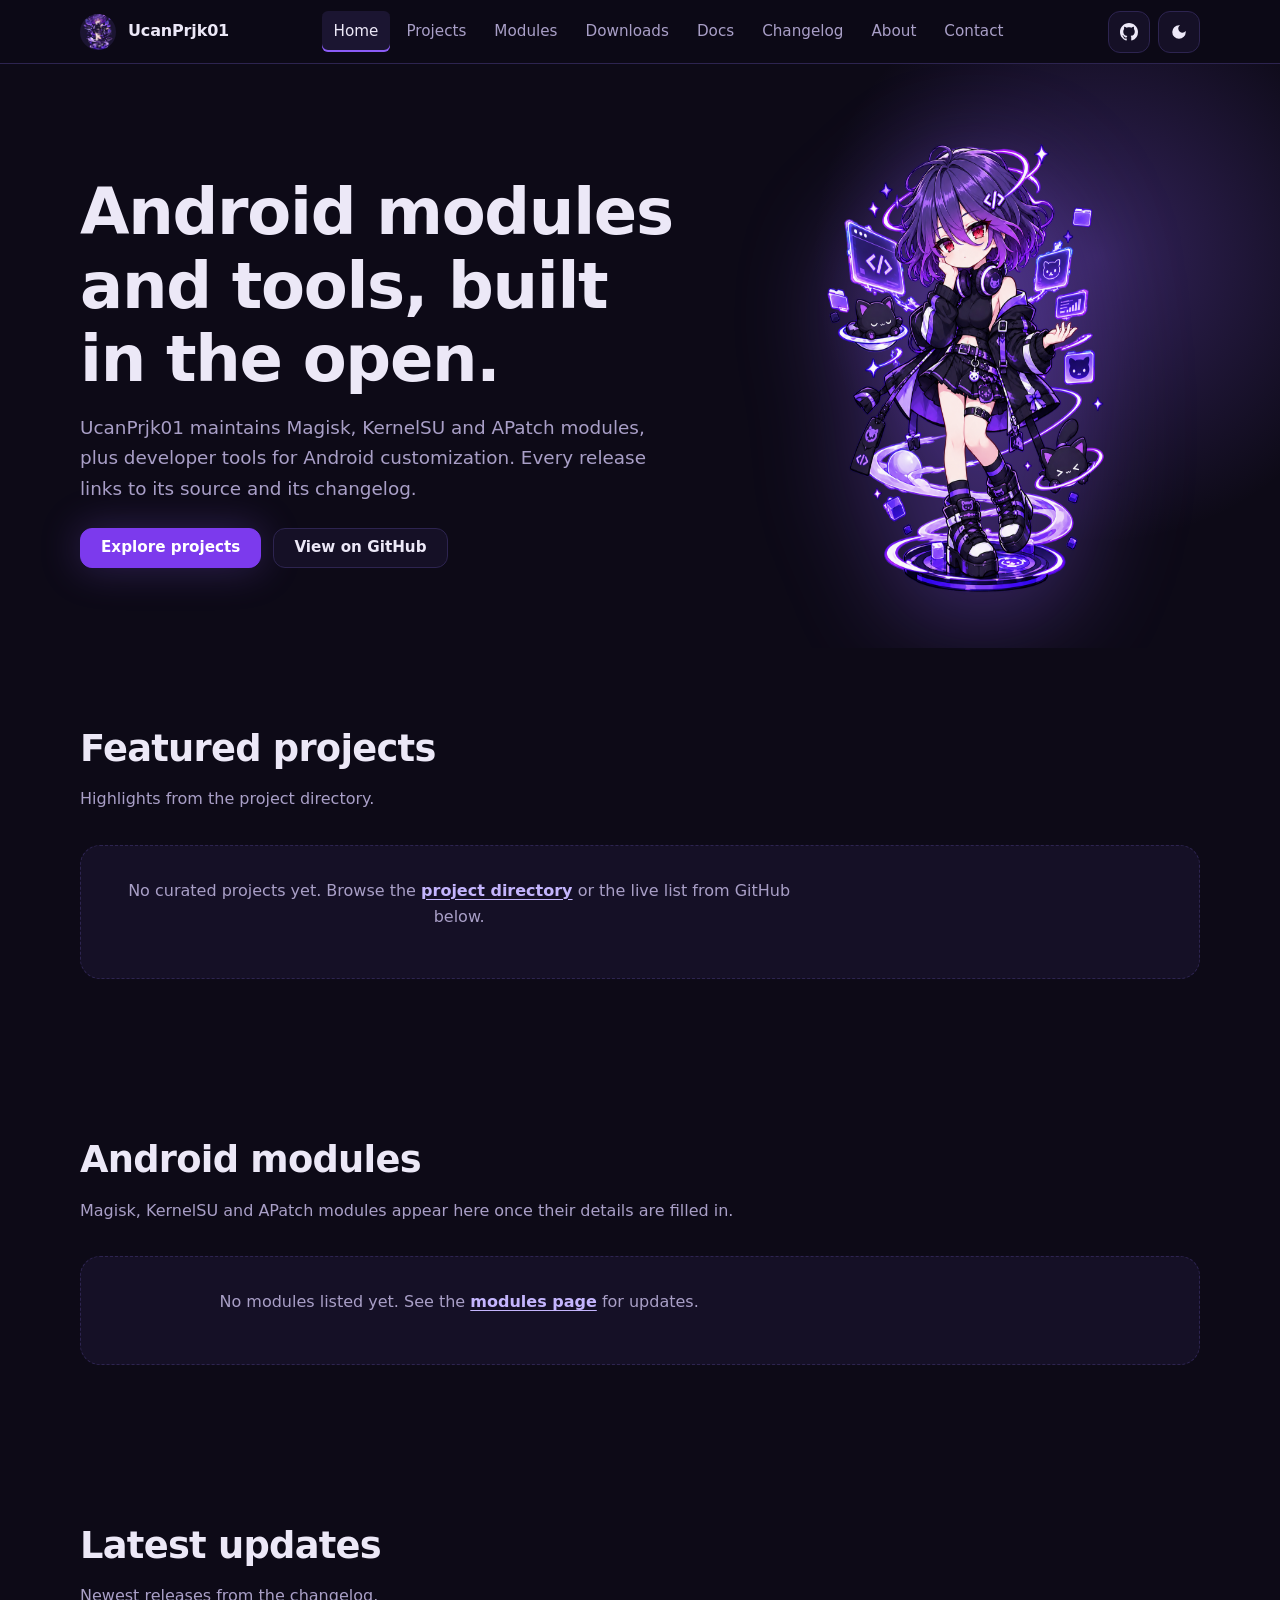
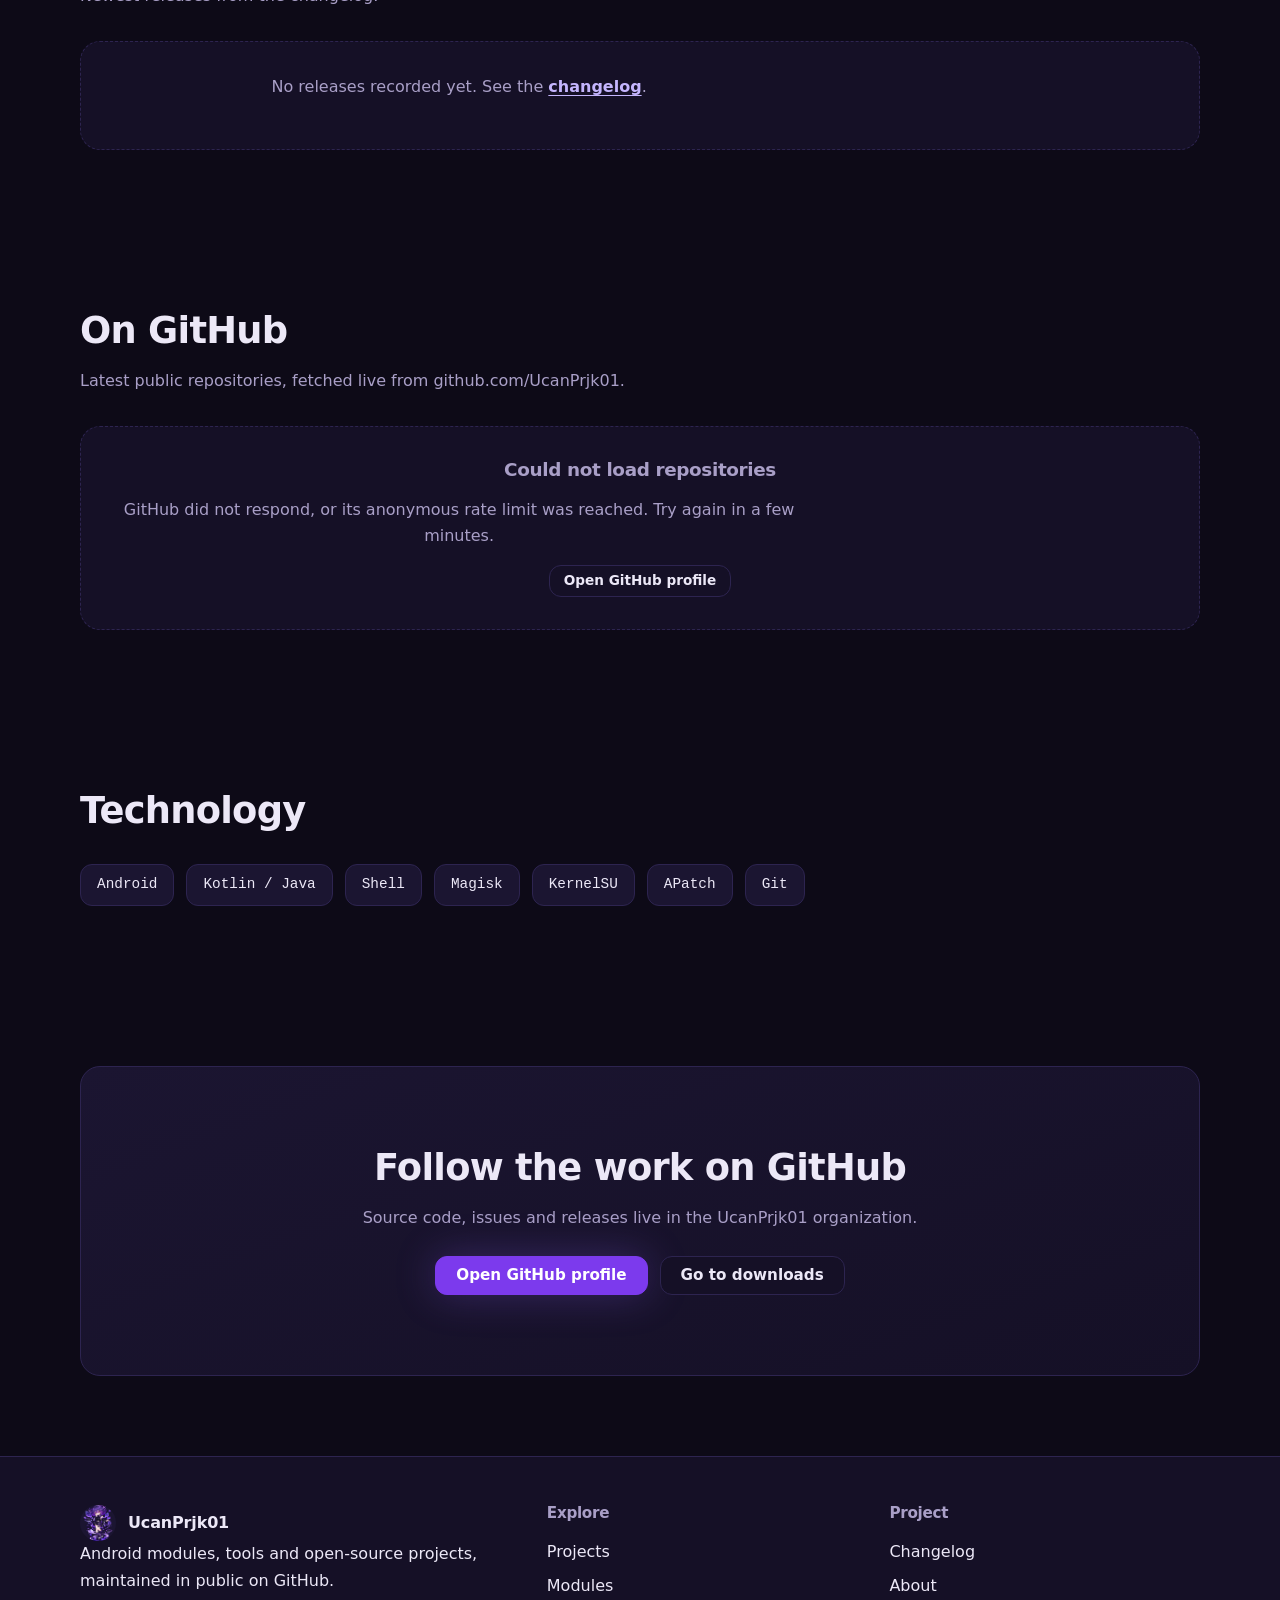
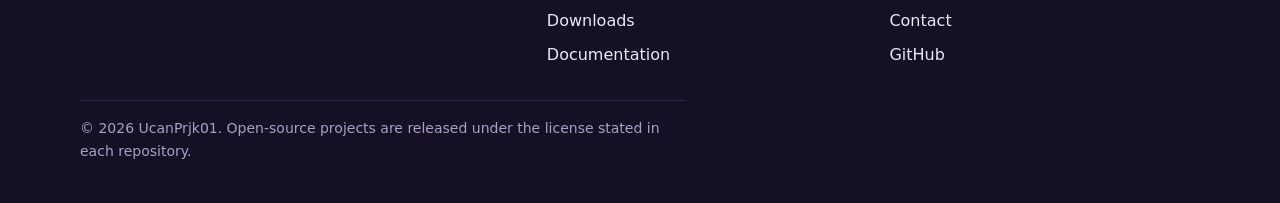
<file: index.html>
<!DOCTYPE html>
<html lang="en" data-root="" data-page="home" data-theme="dark">
<head>
  <meta charset="utf-8">
  <meta name="viewport" content="width=device-width, initial-scale=1">
  <title>UcanPrjk01 | Android modules and open-source projects</title>
  <meta name="description" content="UcanPrjk01 is a developer hub for Android modules, tools and open-source projects, with downloads, documentation and changelogs.">
  <meta name="theme-color" content="#0d0a17">
  <link rel="canonical" href="https://ucanprjk01.github.io/">
  <link rel="icon" type="image/svg+xml" href="assets/icons/favicon.svg">
  <meta property="og:type" content="website">
  <meta property="og:title" content="UcanPrjk01 | Android modules and open-source projects">
  <meta property="og:description" content="Android modules, tools and open-source projects with downloads, docs and changelogs.">
  <meta property="og:url" content="https://ucanprjk01.github.io/">
  <meta property="og:image" content="https://ucanprjk01.github.io/assets/mascot/chibi-01.png">
  <meta name="twitter:card" content="summary">
  <script>try{if(localStorage.getItem("ucanprjk01-theme")==="light")document.documentElement.setAttribute("data-theme","light")}catch(e){}</script>
  <link rel="stylesheet" href="css/style.css">
  <link rel="stylesheet" href="css/animations.css">
  <link rel="stylesheet" href="css/responsive.css">
</head>
<body>
  <a class="skip-link" href="#main">Skip to content</a>
  <div id="site-header"></div>

  <main id="main">
    <section class="hero">
      <div class="container hero-grid">
        <div class="hero-copy">
          <h1>Android modules and tools, built in the open.</h1>
          <p class="hero-lead">UcanPrjk01 maintains Magisk, KernelSU and APatch modules, plus developer tools for Android customization. Every release links to its source and its changelog.</p>
          <div class="hero-actions">
            <a class="btn btn-primary" href="pages/projects.html">Explore projects</a>
            <a class="btn" href="https://github.com/UcanPrjk01" target="_blank" rel="noopener noreferrer">View on GitHub</a>
          </div>
        </div>
        <div class="hero-art">
          <img src="assets/mascot/chibi-01.png" alt="UcanPrjk01 mascot: a chibi character with purple hair resting her chin on one hand" width="456" height="456">
        </div>
      </div>
    </section>

    <section class="section">
      <div class="container">
        <div class="section-head reveal">
          <h2>Featured projects</h2>
          <p>Highlights from the project directory.</p>
        </div>
        <div class="card pending reveal" id="featured-projects">
          <p>No curated projects yet. Browse the <a href="pages/projects.html">project directory</a> or the live list from GitHub below.</p>
        </div>
      </div>
    </section>

    <section class="section">
      <div class="container">
        <div class="section-head reveal">
          <h2>Android modules</h2>
          <p>Magisk, KernelSU and APatch modules appear here once their details are filled in.</p>
        </div>
        <div class="card pending reveal" id="featured-modules">
          <p>No modules listed yet. See the <a href="pages/modules.html">modules page</a> for updates.</p>
        </div>
      </div>
    </section>

    <section class="section">
      <div class="container">
        <div class="section-head reveal"><h2>Latest updates</h2><p>Newest releases from the changelog.</p></div>
        <div id="latest-updates" class="card pending"><p>No releases recorded yet. See the <a href="pages/changelog.html">changelog</a>.</p></div>
      </div>
    </section>

    <section class="section">
      <div class="container">
        <div class="section-head reveal"><h2>On GitHub</h2><p>Latest public repositories, fetched live from github.com/UcanPrjk01.</p></div>
        <div id="github-repos" data-limit="6"></div>
      </div>
    </section>

    <section class="section">
      <div class="container">
        <div class="section-head reveal"><h2>Technology</h2></div>
        <div class="chips reveal">
          <span class="chip">Android</span><span class="chip">Kotlin / Java</span><span class="chip">Shell</span>
          <span class="chip">Magisk</span><span class="chip">KernelSU</span><span class="chip">APatch</span><span class="chip">Git</span>
        </div>
              </div>
    </section>

    <section class="section">
      <div class="container">
        <div class="cta reveal">
          <h2>Follow the work on GitHub</h2>
          <p>Source code, issues and releases live in the UcanPrjk01 organization.</p>
          <div class="hero-actions">
            <a class="btn btn-primary" href="https://github.com/UcanPrjk01" target="_blank" rel="noopener noreferrer">Open GitHub profile</a>
            <a class="btn" href="pages/downloads.html">Go to downloads</a>
          </div>
        </div>
      </div>
    </section>
  </main>

  <div id="site-footer"></div>
  <script src="js/theme.js"></script>
  <script src="js/components.js"></script>
  <script src="js/main.js"></script>
  <script src="js/data.js"></script>
  <script src="js/search.js"></script>
  <script src="js/projects.js"></script>
  <script src="js/modules.js"></script>
  <script src="js/changelog.js"></script>
  <script src="js/github.js"></script>
</body>
</html>
</file>
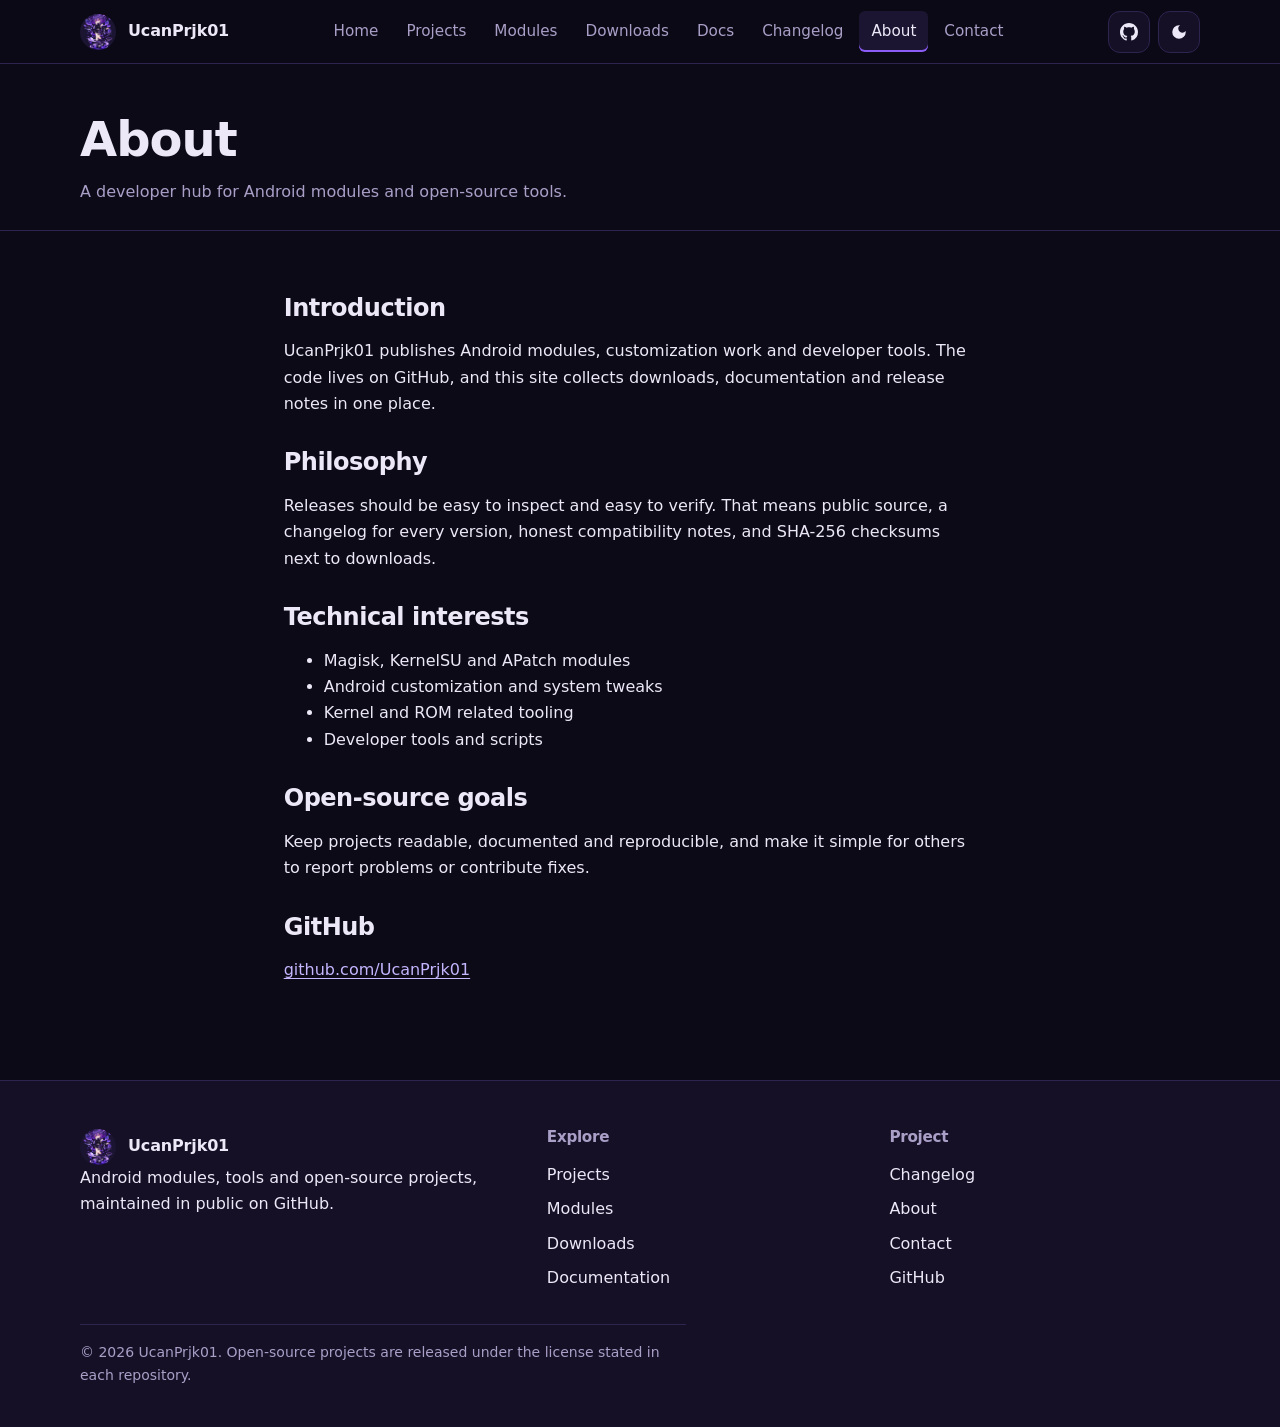
<file: pages/about.html>
<!DOCTYPE html>
<html lang="en" data-root="../" data-page="about" data-theme="dark">
<head>
  <meta charset="utf-8">
  <meta name="viewport" content="width=device-width, initial-scale=1">
  <title>About | UcanPrjk01</title>
  <meta name="description" content="About UcanPrjk01: Android modules, customization and open-source development.">
  <meta name="theme-color" content="#0d0a17">
  <link rel="canonical" href="https://ucanprjk01.github.io/pages/about.html">
  <link rel="icon" type="image/svg+xml" href="../assets/icons/favicon.svg">
  <meta property="og:type" content="website">
  <meta property="og:title" content="About | UcanPrjk01">
  <meta property="og:description" content="About UcanPrjk01: Android modules, customization and open-source development.">
  <meta property="og:url" content="https://ucanprjk01.github.io/pages/about.html">
  <meta property="og:image" content="https://ucanprjk01.github.io/assets/mascot/chibi-01.png">
  <meta name="twitter:card" content="summary">
  <script>try{if(localStorage.getItem("ucanprjk01-theme")==="light")document.documentElement.setAttribute("data-theme","light")}catch(e){}</script>
  <link rel="stylesheet" href="../css/style.css">
  <link rel="stylesheet" href="../css/animations.css">
  <link rel="stylesheet" href="../css/responsive.css">
</head>
<body>
  <a class="skip-link" href="#main">Skip to content</a>
  <div id="site-header"></div>
  <noscript><p class="container">This site needs JavaScript to load its project data and navigation.</p></noscript>
  <main id="main">
    <section class="page-head"><div class="container"><h1>About</h1><p>A developer hub for Android modules and open-source tools.</p></div></section>
    <div class="container page-body prose">
      <h2>Introduction</h2>
      <p>UcanPrjk01 publishes Android modules, customization work and developer tools. The code lives on GitHub, and this site collects downloads, documentation and release notes in one place.</p>
      <h2>Philosophy</h2>
      <p>Releases should be easy to inspect and easy to verify. That means public source, a changelog for every version, honest compatibility notes, and SHA-256 checksums next to downloads.</p>
      <h2>Technical interests</h2>
      <ul><li>Magisk, KernelSU and APatch modules</li><li>Android customization and system tweaks</li><li>Kernel and ROM related tooling</li><li>Developer tools and scripts</li></ul>
      <h2>Open-source goals</h2>
      <p>Keep projects readable, documented and reproducible, and make it simple for others to report problems or contribute fixes.</p>
      <h2>GitHub</h2>
      <p><a href="https://github.com/UcanPrjk01" target="_blank" rel="noopener noreferrer">github.com/UcanPrjk01</a></p>
    </div>
  </main>
  <div id="site-footer"></div>
  <script src="../js/theme.js"></script>
  <script src="../js/components.js"></script>
  <script src="../js/main.js"></script>
  <script src="../js/data.js"></script>
  <script src="../js/search.js"></script>
</body>
</html>
</file>
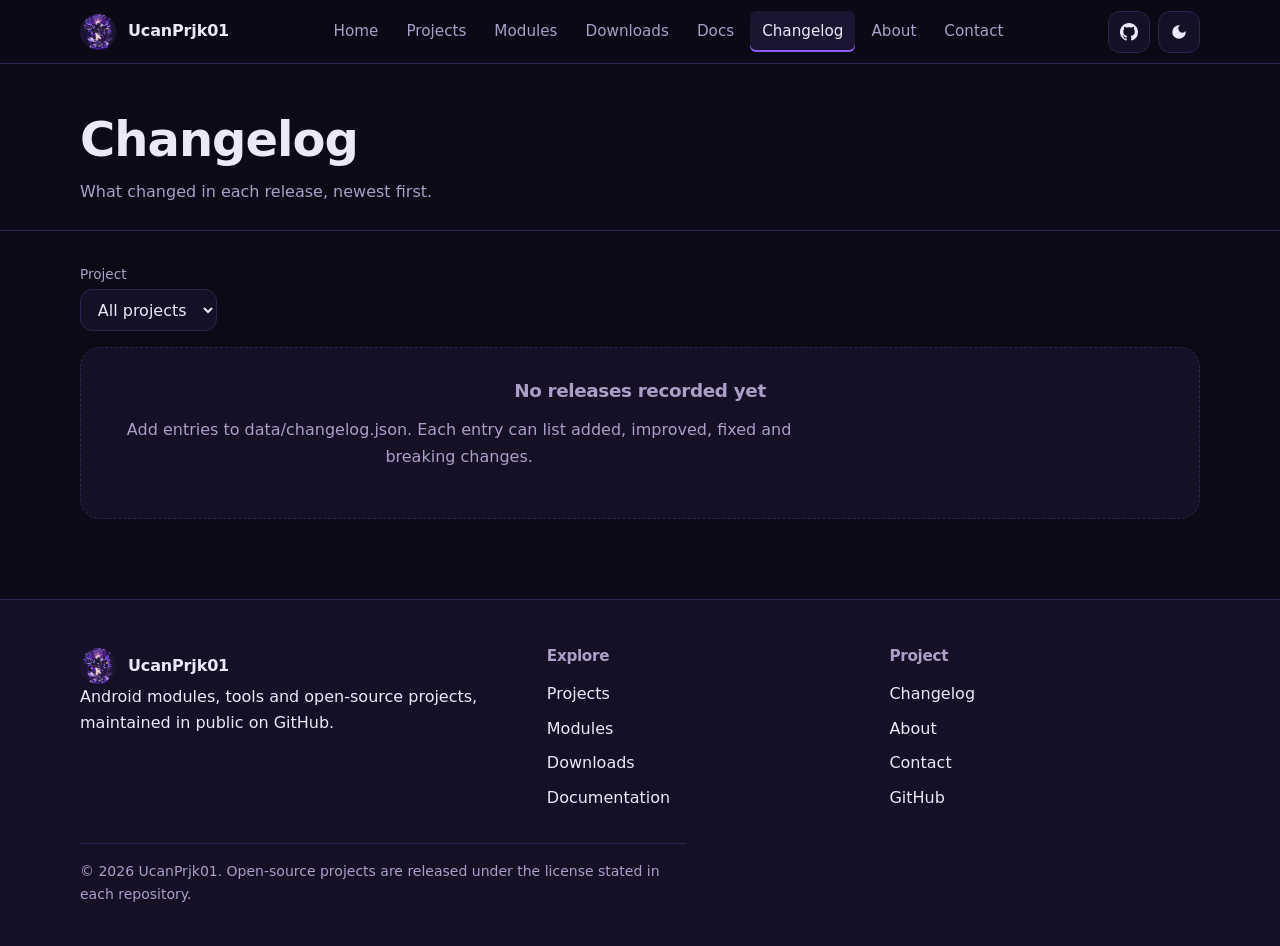
<file: pages/changelog.html>
<!DOCTYPE html>
<html lang="en" data-root="../" data-page="changelog" data-theme="dark">
<head>
  <meta charset="utf-8">
  <meta name="viewport" content="width=device-width, initial-scale=1">
  <title>Changelog | UcanPrjk01</title>
  <meta name="description" content="Release history for UcanPrjk01 projects: added features, improvements, bug fixes and breaking changes.">
  <meta name="theme-color" content="#0d0a17">
  <link rel="canonical" href="https://ucanprjk01.github.io/pages/changelog.html">
  <link rel="icon" type="image/svg+xml" href="../assets/icons/favicon.svg">
  <meta property="og:type" content="website">
  <meta property="og:title" content="Changelog | UcanPrjk01">
  <meta property="og:description" content="Release history for UcanPrjk01 projects: added features, improvements, bug fixes and breaking changes.">
  <meta property="og:url" content="https://ucanprjk01.github.io/pages/changelog.html">
  <meta property="og:image" content="https://ucanprjk01.github.io/assets/mascot/chibi-01.png">
  <meta name="twitter:card" content="summary">
  <script>try{if(localStorage.getItem("ucanprjk01-theme")==="light")document.documentElement.setAttribute("data-theme","light")}catch(e){}</script>
  <link rel="stylesheet" href="../css/style.css">
  <link rel="stylesheet" href="../css/animations.css">
  <link rel="stylesheet" href="../css/responsive.css">
</head>
<body>
  <a class="skip-link" href="#main">Skip to content</a>
  <div id="site-header"></div>
  <noscript><p class="container">This site needs JavaScript to load its project data and navigation.</p></noscript>
  <main id="main">
    <section class="page-head"><div class="container"><h1>Changelog</h1><p>What changed in each release, newest first.</p></div></section>
    <div class="container page-body">
      <div class="toolbar"><div class="field"><label for="project-filter">Project</label><select id="project-filter"><option value="">All projects</option></select></div></div>
      <div id="changelog-list"></div>
    </div>
  </main>
  <div id="site-footer"></div>
  <script src="../js/theme.js"></script>
  <script src="../js/components.js"></script>
  <script src="../js/main.js"></script>
  <script src="../js/data.js"></script>
  <script src="../js/search.js"></script>
  <script src="../js/changelog.js"></script>
</body>
</html>
</file>
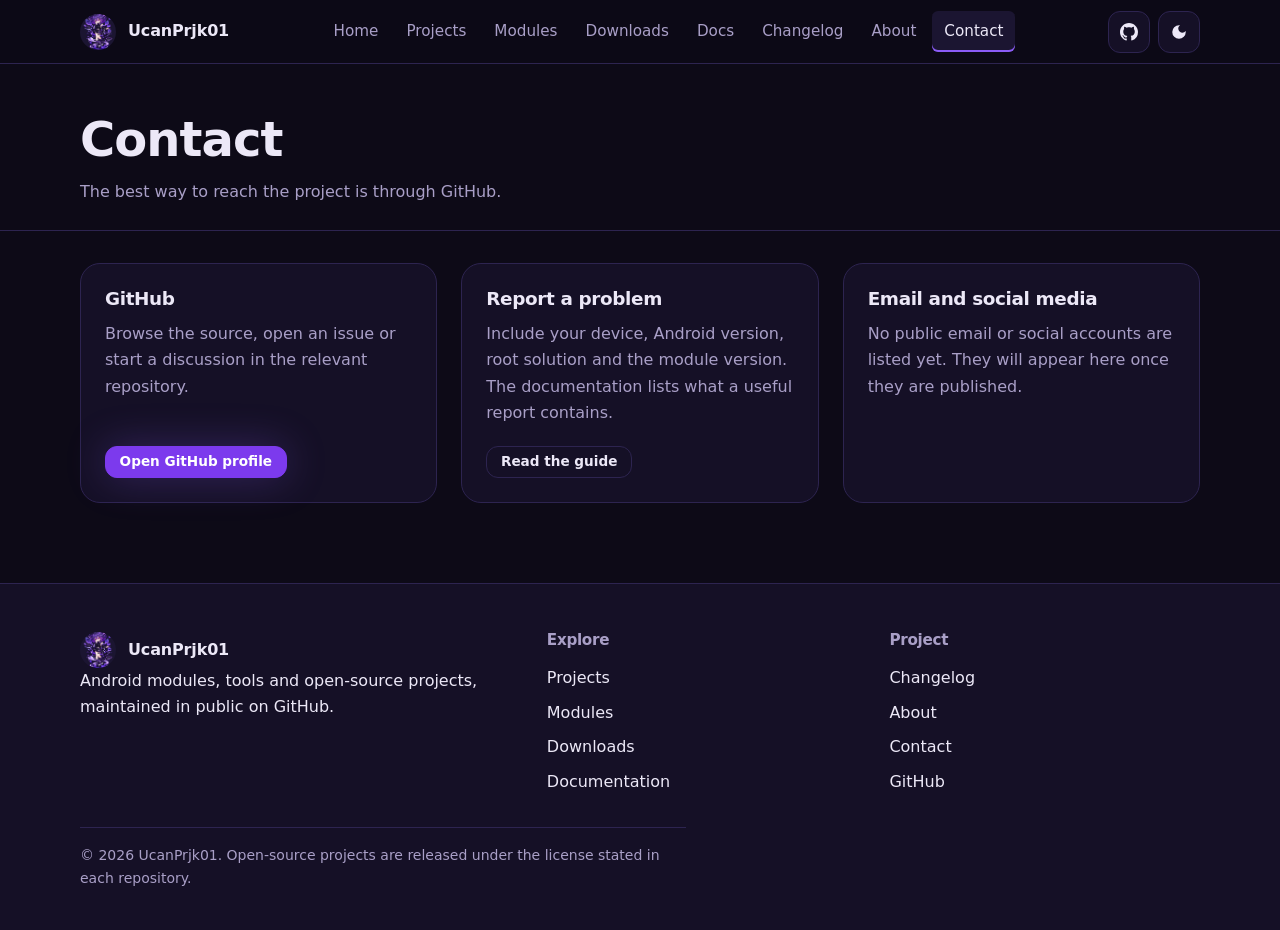
<file: pages/contact.html>
<!DOCTYPE html>
<html lang="en" data-root="../" data-page="contact" data-theme="dark">
<head>
  <meta charset="utf-8">
  <meta name="viewport" content="width=device-width, initial-scale=1">
  <title>Contact | UcanPrjk01</title>
  <meta name="description" content="Contact UcanPrjk01 through GitHub issues and discussions.">
  <meta name="theme-color" content="#0d0a17">
  <link rel="canonical" href="https://ucanprjk01.github.io/pages/contact.html">
  <link rel="icon" type="image/svg+xml" href="../assets/icons/favicon.svg">
  <meta property="og:type" content="website">
  <meta property="og:title" content="Contact | UcanPrjk01">
  <meta property="og:description" content="Contact UcanPrjk01 through GitHub issues and discussions.">
  <meta property="og:url" content="https://ucanprjk01.github.io/pages/contact.html">
  <meta property="og:image" content="https://ucanprjk01.github.io/assets/mascot/chibi-01.png">
  <meta name="twitter:card" content="summary">
  <script>try{if(localStorage.getItem("ucanprjk01-theme")==="light")document.documentElement.setAttribute("data-theme","light")}catch(e){}</script>
  <link rel="stylesheet" href="../css/style.css">
  <link rel="stylesheet" href="../css/animations.css">
  <link rel="stylesheet" href="../css/responsive.css">
</head>
<body>
  <a class="skip-link" href="#main">Skip to content</a>
  <div id="site-header"></div>
  <noscript><p class="container">This site needs JavaScript to load its project data and navigation.</p></noscript>
  <main id="main">
    <section class="page-head"><div class="container"><h1>Contact</h1><p>The best way to reach the project is through GitHub.</p></div></section>
    <div class="container page-body">
      <div class="contact-grid">
        <article class="card item"><h3>GitHub</h3><p>Browse the source, open an issue or start a discussion in the relevant repository.</p><div class="card-links"><a class="btn btn-primary btn-sm" href="https://github.com/UcanPrjk01" target="_blank" rel="noopener noreferrer">Open GitHub profile</a></div></article>
        <article class="card item"><h3>Report a problem</h3><p>Include your device, Android version, root solution and the module version. The documentation lists what a useful report contains.</p><div class="card-links"><a class="btn btn-sm" href="documentation.html#report-an-issue">Read the guide</a></div></article>
        <article class="card item"><h3>Email and social media</h3><p>No public email or social accounts are listed yet. They will appear here once they are published.</p></article>
      </div>
    </div>
  </main>
  <div id="site-footer"></div>
  <script src="../js/theme.js"></script>
  <script src="../js/components.js"></script>
  <script src="../js/main.js"></script>
  <script src="../js/data.js"></script>
  <script src="../js/search.js"></script>
</body>
</html>
</file>
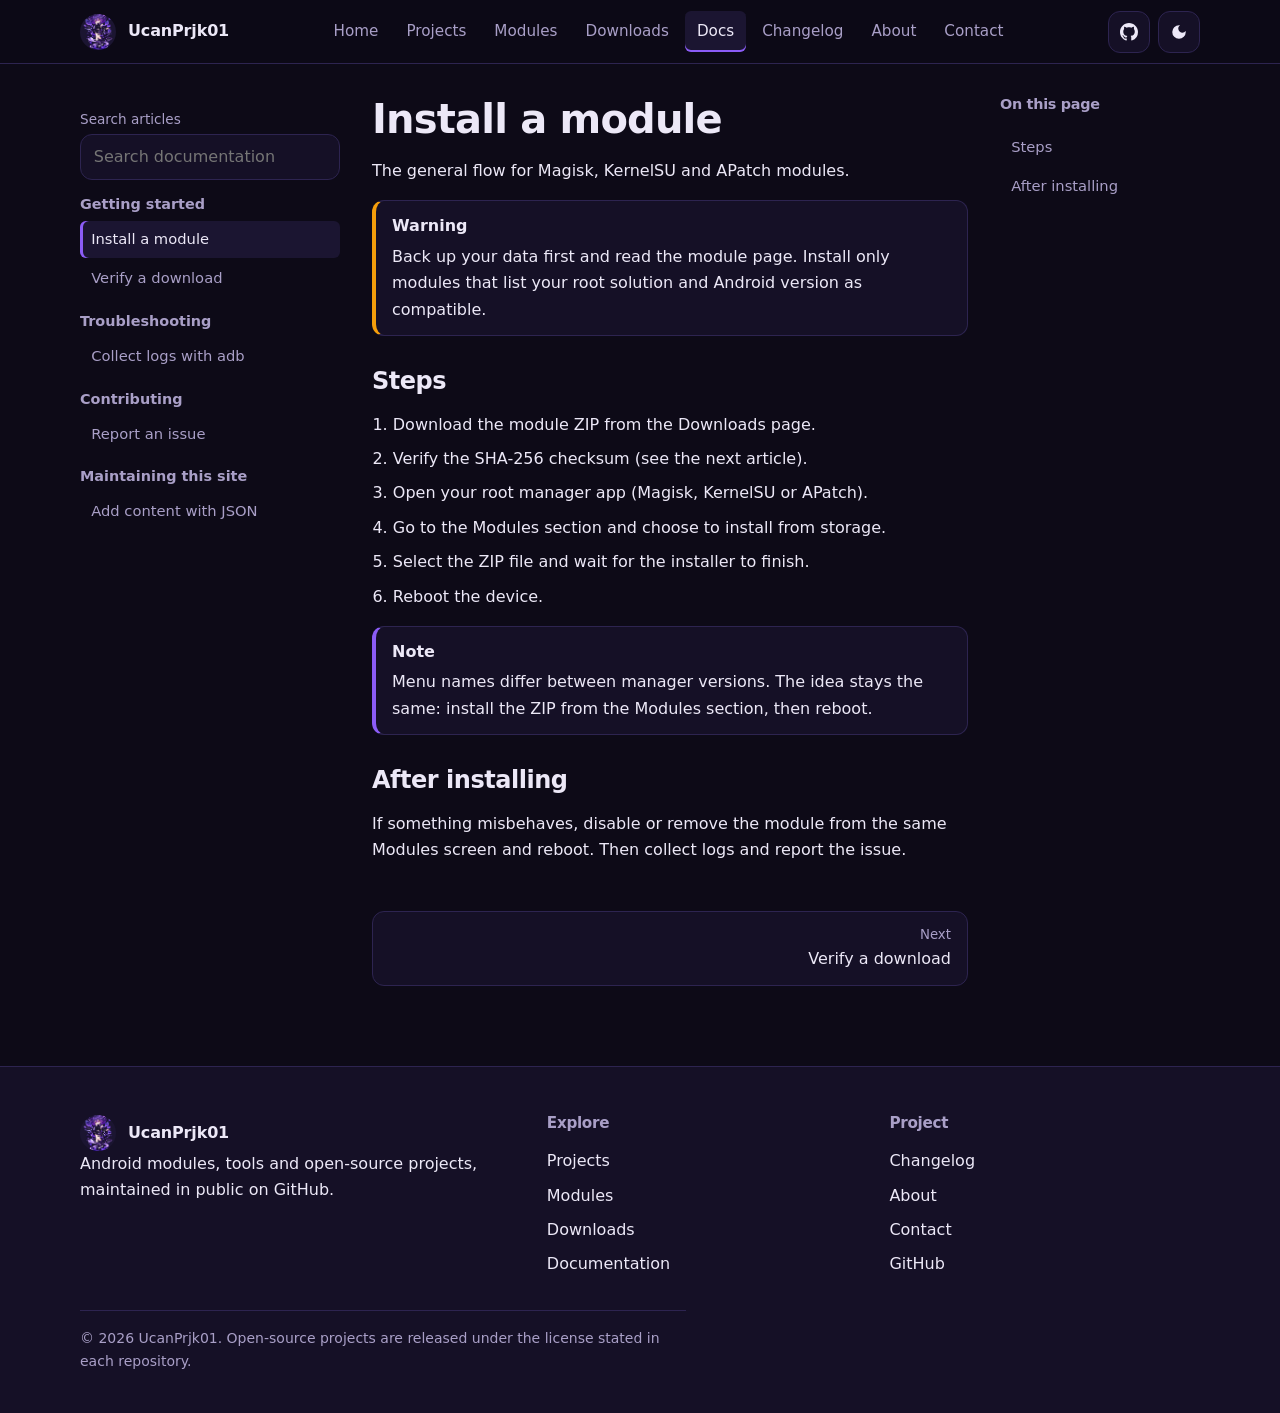
<file: pages/documentation.html>
<!DOCTYPE html>
<html lang="en" data-root="../" data-page="docs" data-theme="dark">
<head>
  <meta charset="utf-8">
  <meta name="viewport" content="width=device-width, initial-scale=1">
  <title>Documentation | UcanPrjk01</title>
  <meta name="description" content="Guides for installing modules, verifying downloads, collecting logs and reporting issues.">
  <meta name="theme-color" content="#0d0a17">
  <link rel="canonical" href="https://ucanprjk01.github.io/pages/documentation.html">
  <link rel="icon" type="image/svg+xml" href="../assets/icons/favicon.svg">
  <meta property="og:type" content="website">
  <meta property="og:title" content="Documentation | UcanPrjk01">
  <meta property="og:description" content="Guides for installing modules, verifying downloads, collecting logs and reporting issues.">
  <meta property="og:url" content="https://ucanprjk01.github.io/pages/documentation.html">
  <meta property="og:image" content="https://ucanprjk01.github.io/assets/mascot/chibi-01.png">
  <meta name="twitter:card" content="summary">
  <script>try{if(localStorage.getItem("ucanprjk01-theme")==="light")document.documentElement.setAttribute("data-theme","light")}catch(e){}</script>
  <link rel="stylesheet" href="../css/style.css">
  <link rel="stylesheet" href="../css/animations.css">
  <link rel="stylesheet" href="../css/responsive.css">
</head>
<body>
  <a class="skip-link" href="#main">Skip to content</a>
  <div id="site-header"></div>
  <noscript><p class="container">This site needs JavaScript to load its project data and navigation.</p></noscript>
  <main id="main">
    <div class="container docs">
      <details class="docs-nav" id="docs-nav-wrap" open>
        <summary>Documentation menu</summary>
        <div class="field" style="margin-top:.75rem"><label for="docs-search">Search articles</label><input id="docs-search" type="search" placeholder="Search documentation" autocomplete="off"></div>
        <nav id="docs-nav-list" aria-label="Documentation"></nav>
      </details>
      <article class="docs-article" id="docs-article" aria-live="polite"></article>
      <aside class="toc" id="docs-toc" aria-label="On this page"></aside>
    </div>
  </main>
  <div id="site-footer"></div>
  <script src="../js/theme.js"></script>
  <script src="../js/components.js"></script>
  <script src="../js/main.js"></script>
  <script src="../js/data.js"></script>
  <script src="../js/search.js"></script>
  <script src="../js/docs.js"></script>
</body>
</html>
</file>
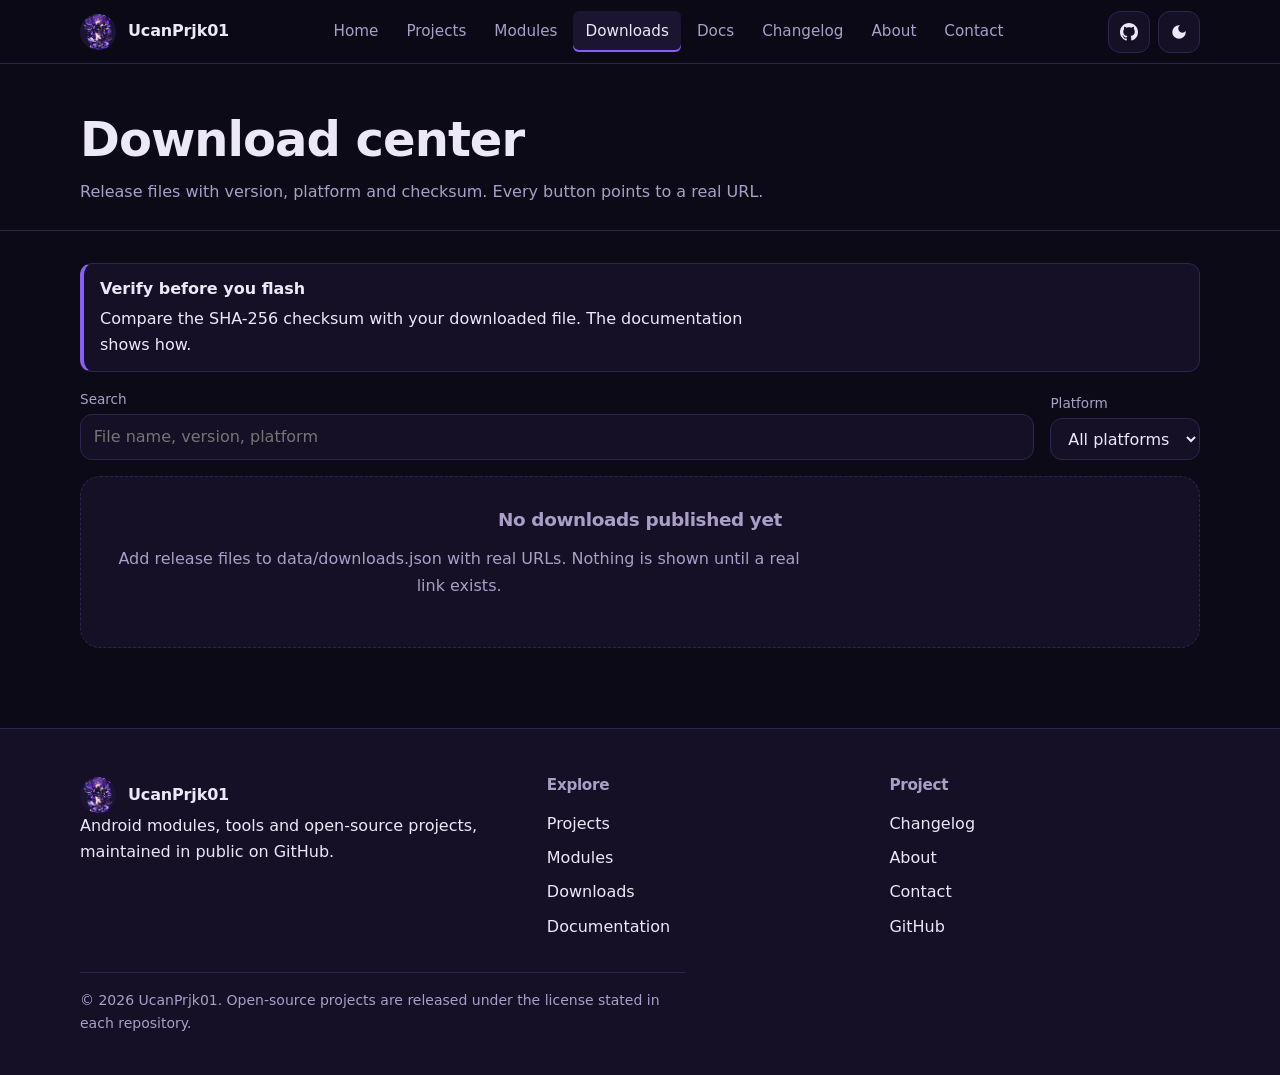
<file: pages/downloads.html>
<!DOCTYPE html>
<html lang="en" data-root="../" data-page="downloads" data-theme="dark">
<head>
  <meta charset="utf-8">
  <meta name="viewport" content="width=device-width, initial-scale=1">
  <title>Downloads | UcanPrjk01</title>
  <meta name="description" content="Download releases from UcanPrjk01 with version, size, platform and SHA-256 checksum.">
  <meta name="theme-color" content="#0d0a17">
  <link rel="canonical" href="https://ucanprjk01.github.io/pages/downloads.html">
  <link rel="icon" type="image/svg+xml" href="../assets/icons/favicon.svg">
  <meta property="og:type" content="website">
  <meta property="og:title" content="Downloads | UcanPrjk01">
  <meta property="og:description" content="Download releases from UcanPrjk01 with version, size, platform and SHA-256 checksum.">
  <meta property="og:url" content="https://ucanprjk01.github.io/pages/downloads.html">
  <meta property="og:image" content="https://ucanprjk01.github.io/assets/mascot/chibi-01.png">
  <meta name="twitter:card" content="summary">
  <script>try{if(localStorage.getItem("ucanprjk01-theme")==="light")document.documentElement.setAttribute("data-theme","light")}catch(e){}</script>
  <link rel="stylesheet" href="../css/style.css">
  <link rel="stylesheet" href="../css/animations.css">
  <link rel="stylesheet" href="../css/responsive.css">
</head>
<body>
  <a class="skip-link" href="#main">Skip to content</a>
  <div id="site-header"></div>
  <noscript><p class="container">This site needs JavaScript to load its project data and navigation.</p></noscript>
  <main id="main">
    <section class="page-head"><div class="container"><h1>Download center</h1><p>Release files with version, platform and checksum. Every button points to a real URL.</p></div></section>
    <div class="container page-body">
      <div class="callout callout-info" role="note"><strong>Verify before you flash</strong><p>Compare the SHA-256 checksum with your downloaded file. The documentation shows how.</p></div>
      <div class="toolbar">
        <div class="field field-grow"><label for="search">Search <span class="sr-only">(press / to focus)</span></label><input id="search" type="search" placeholder="File name, version, platform" autocomplete="off"></div>
        <div class="field"><label for="platform">Platform</label><select id="platform"><option value="">All platforms</option></select></div>
      </div>
      <p class="result-count" id="result-count" aria-live="polite"></p>
      <div id="download-list"></div>
    </div>
  </main>
  <div id="site-footer"></div>
  <script src="../js/theme.js"></script>
  <script src="../js/components.js"></script>
  <script src="../js/main.js"></script>
  <script src="../js/data.js"></script>
  <script src="../js/search.js"></script>
  <script src="../js/downloads.js"></script>
</body>
</html>
</file>
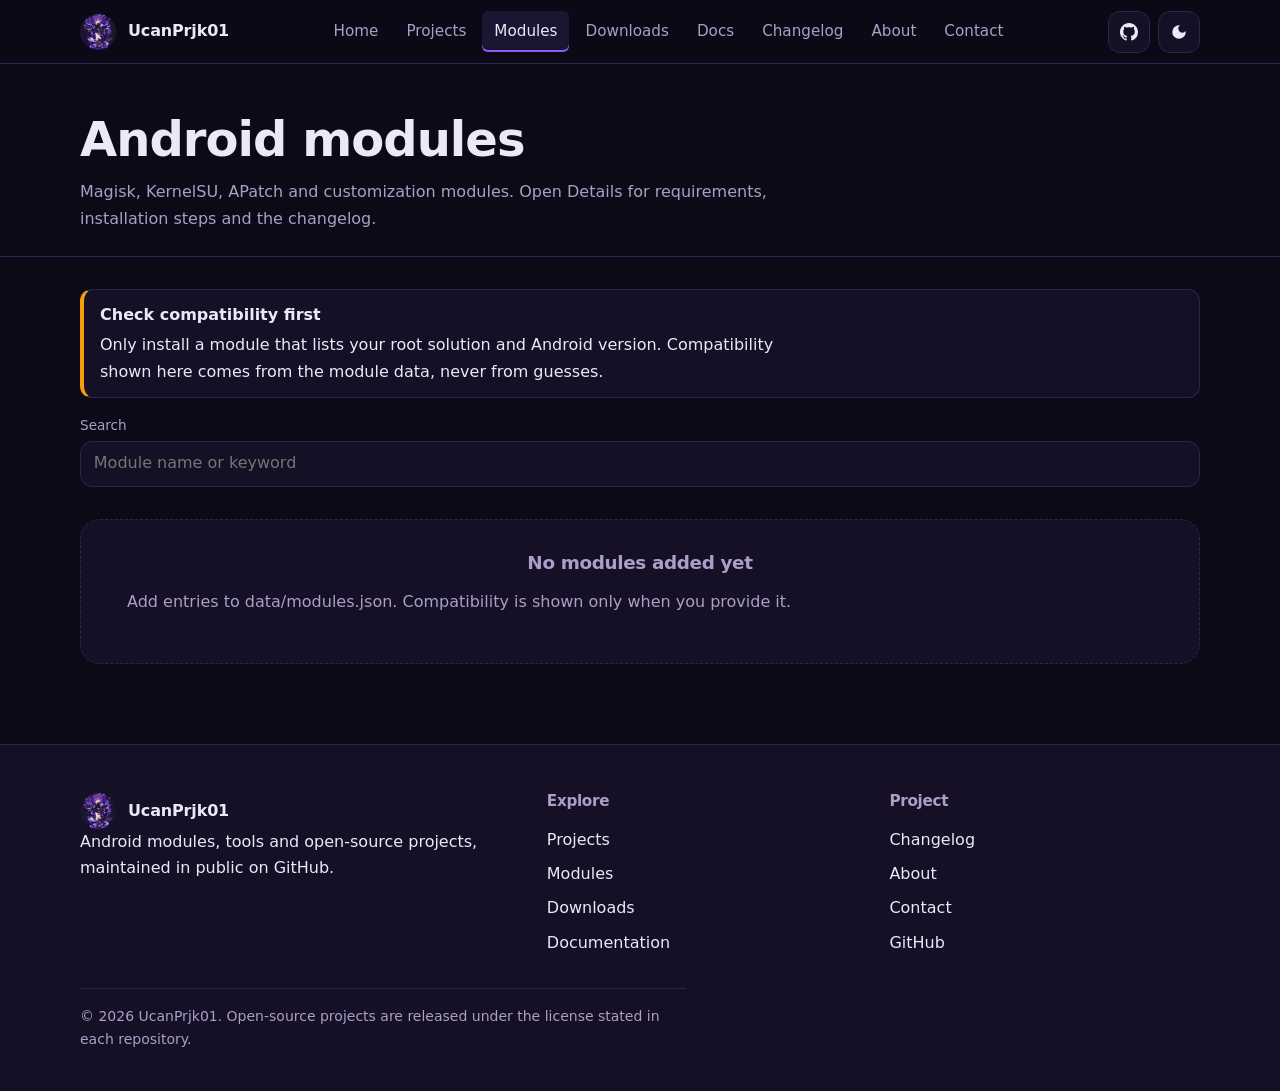
<file: pages/modules.html>
<!DOCTYPE html>
<html lang="en" data-root="../" data-page="modules" data-theme="dark">
<head>
  <meta charset="utf-8">
  <meta name="viewport" content="width=device-width, initial-scale=1">
  <title>Android modules | UcanPrjk01</title>
  <meta name="description" content="Magisk, KernelSU, APatch and Android customization modules with requirements, install steps and changelogs.">
  <meta name="theme-color" content="#0d0a17">
  <link rel="canonical" href="https://ucanprjk01.github.io/pages/modules.html">
  <link rel="icon" type="image/svg+xml" href="../assets/icons/favicon.svg">
  <meta property="og:type" content="website">
  <meta property="og:title" content="Android modules | UcanPrjk01">
  <meta property="og:description" content="Magisk, KernelSU, APatch and Android customization modules with requirements, install steps and changelogs.">
  <meta property="og:url" content="https://ucanprjk01.github.io/pages/modules.html">
  <meta property="og:image" content="https://ucanprjk01.github.io/assets/mascot/chibi-01.png">
  <meta name="twitter:card" content="summary">
  <script>try{if(localStorage.getItem("ucanprjk01-theme")==="light")document.documentElement.setAttribute("data-theme","light")}catch(e){}</script>
  <link rel="stylesheet" href="../css/style.css">
  <link rel="stylesheet" href="../css/animations.css">
  <link rel="stylesheet" href="../css/responsive.css">
</head>
<body>
  <a class="skip-link" href="#main">Skip to content</a>
  <div id="site-header"></div>
  <noscript><p class="container">This site needs JavaScript to load its project data and navigation.</p></noscript>
  <main id="main">
    <section class="page-head"><div class="container"><h1>Android modules</h1><p>Magisk, KernelSU, APatch and customization modules. Open Details for requirements, installation steps and the changelog.</p></div></section>
    <div class="container page-body">
      <div class="callout callout-warning" role="note"><strong>Check compatibility first</strong><p>Only install a module that lists your root solution and Android version. Compatibility shown here comes from the module data, never from guesses.</p></div>
      <div class="toolbar">
        <div class="field field-grow"><label for="search">Search <span class="sr-only">(press / to focus)</span></label><input id="search" type="search" placeholder="Module name or keyword" autocomplete="off"></div>
      </div>
      <div class="chip-row" id="type-filters" role="group" aria-label="Filter by type"></div>
      <p class="result-count" id="result-count" aria-live="polite"></p>
      <div id="module-list"></div>
    </div>
    <dialog id="module-dialog" aria-labelledby="module-dialog-title">
      <div class="modal-head"><h2 id="module-dialog-title">Module</h2><button type="button" class="btn btn-sm" id="module-dialog-close">Close</button></div>
      <div class="modal-body" id="module-dialog-body"></div>
    </dialog>
  </main>
  <div id="site-footer"></div>
  <script src="../js/theme.js"></script>
  <script src="../js/components.js"></script>
  <script src="../js/main.js"></script>
  <script src="../js/data.js"></script>
  <script src="../js/search.js"></script>
  <script src="../js/modules.js"></script>
</body>
</html>
</file>
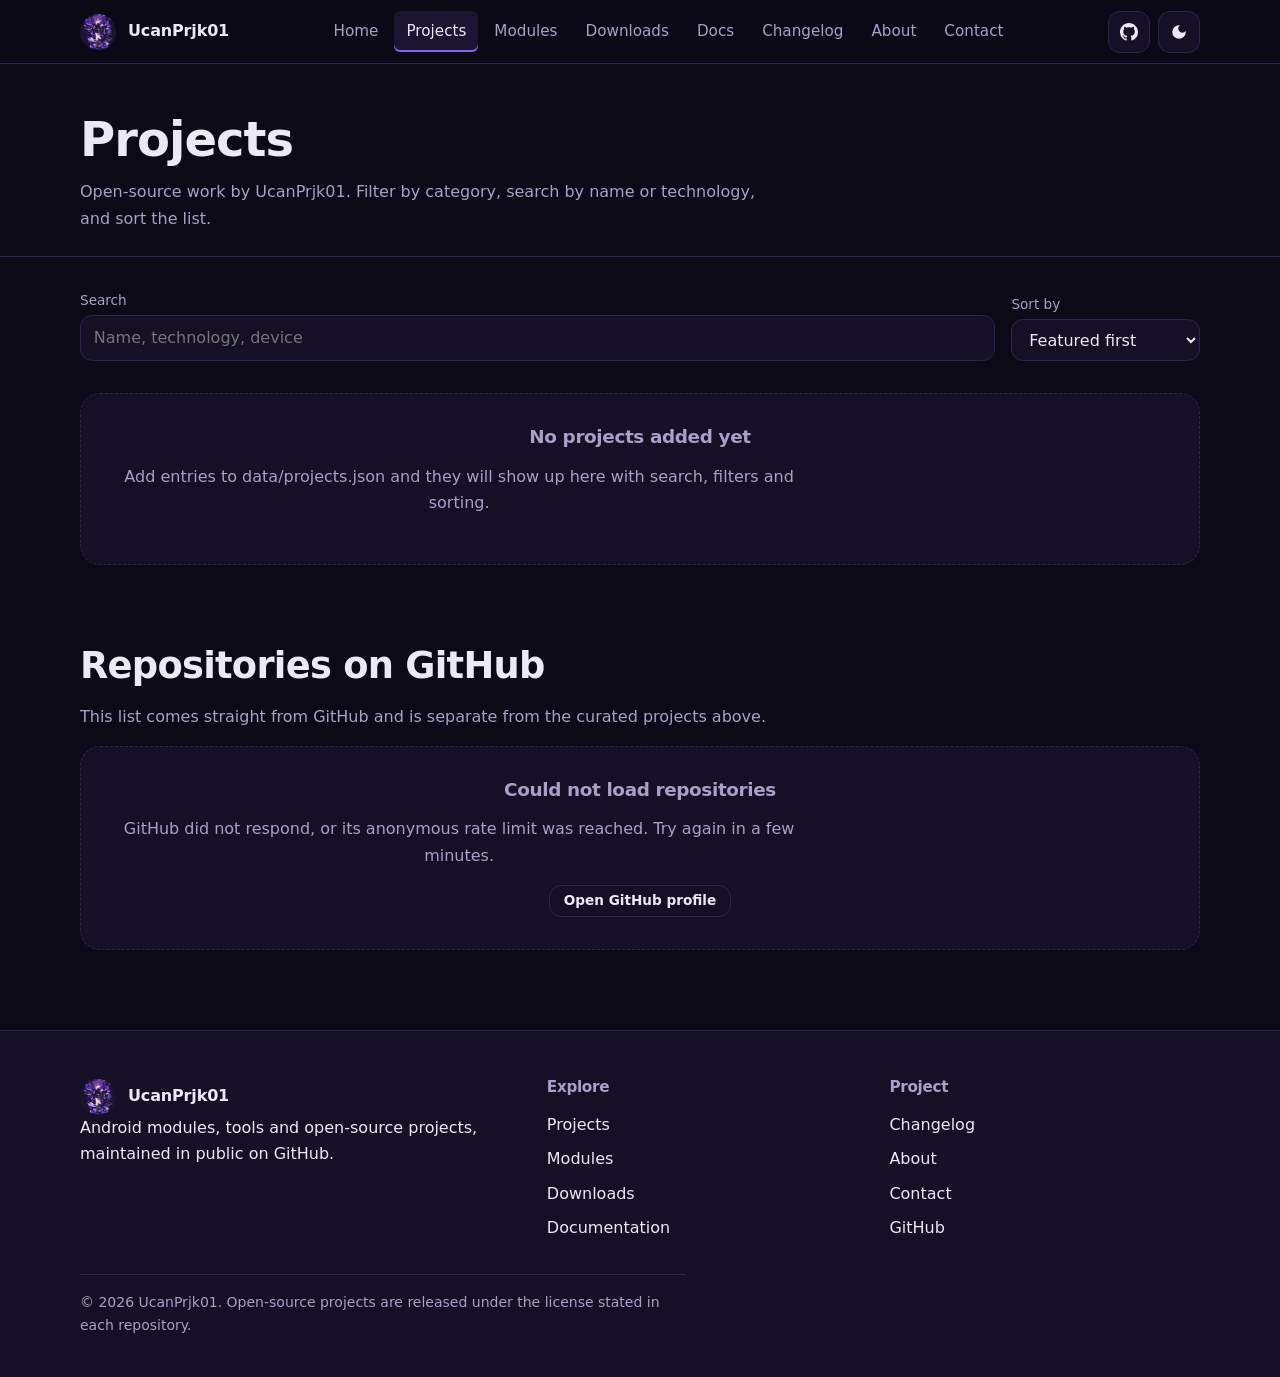
<file: pages/projects.html>
<!DOCTYPE html>
<html lang="en" data-root="../" data-page="projects" data-theme="dark">
<head>
  <meta charset="utf-8">
  <meta name="viewport" content="width=device-width, initial-scale=1">
  <title>Projects | UcanPrjk01</title>
  <meta name="description" content="Open-source Android projects by UcanPrjk01. Search, filter by category and sort.">
  <meta name="theme-color" content="#0d0a17">
  <link rel="canonical" href="https://ucanprjk01.github.io/pages/projects.html">
  <link rel="icon" type="image/svg+xml" href="../assets/icons/favicon.svg">
  <meta property="og:type" content="website">
  <meta property="og:title" content="Projects | UcanPrjk01">
  <meta property="og:description" content="Open-source Android projects by UcanPrjk01. Search, filter by category and sort.">
  <meta property="og:url" content="https://ucanprjk01.github.io/pages/projects.html">
  <meta property="og:image" content="https://ucanprjk01.github.io/assets/mascot/chibi-01.png">
  <meta name="twitter:card" content="summary">
  <script>try{if(localStorage.getItem("ucanprjk01-theme")==="light")document.documentElement.setAttribute("data-theme","light")}catch(e){}</script>
  <link rel="stylesheet" href="../css/style.css">
  <link rel="stylesheet" href="../css/animations.css">
  <link rel="stylesheet" href="../css/responsive.css">
</head>
<body>
  <a class="skip-link" href="#main">Skip to content</a>
  <div id="site-header"></div>
  <noscript><p class="container">This site needs JavaScript to load its project data and navigation.</p></noscript>
  <main id="main">
    <section class="page-head"><div class="container"><h1>Projects</h1><p>Open-source work by UcanPrjk01. Filter by category, search by name or technology, and sort the list.</p></div></section>
    <div class="container page-body">
      <div class="toolbar">
        <div class="field field-grow"><label for="search">Search <span class="sr-only">(press / to focus)</span></label><input id="search" type="search" placeholder="Name, technology, device" autocomplete="off"></div>
        <div class="field"><label for="sort">Sort by</label>
          <select id="sort"><option value="featured">Featured first</option><option value="name">Name A to Z</option><option value="name-desc">Name Z to A</option><option value="newest">Recently updated</option></select></div>
      </div>
      <div class="chip-row" id="category-filters" role="group" aria-label="Filter by category"></div>
      <p class="result-count" id="result-count" aria-live="polite"></p>
      <div id="project-list"></div>
    </div>
    <section class="page-body container" style="padding-top:0">
      <h2>Repositories on GitHub</h2>
      <p style="color:var(--text-muted)">This list comes straight from GitHub and is separate from the curated projects above.</p>
      <div id="github-repos" data-limit="9"></div>
    </section>
  </main>
  <div id="site-footer"></div>
  <script src="../js/theme.js"></script>
  <script src="../js/components.js"></script>
  <script src="../js/main.js"></script>
  <script src="../js/data.js"></script>
  <script src="../js/search.js"></script>
  <script src="../js/projects.js"></script>
  <script src="../js/github.js"></script>
</body>
</html>
</file>
<file: css/style.css>
/* UcanPrjk01 - design system and base styles */
:root {
  --bg: #0d0a17;
  --bg-raised: #151026;
  --bg-soft: #1b1531;
  --border: #2d2450;
  --text: #ece8f7;
  --text-muted: #a99fc7;
  --violet: #8b5cf6;
  --violet-strong: #7c3aed;
  --violet-soft: #c4b5fd;
  --accent: #ff4d6d;
  --glow: 0 0 40px rgba(139, 92, 246, 0.28);
  --radius-sm: 6px;
  --radius-md: 12px;
  --radius-lg: 20px;
  --space-1: 0.25rem; --space-2: 0.5rem; --space-3: 0.75rem; --space-4: 1rem;
  --space-5: 1.5rem; --space-6: 2rem; --space-7: 3rem; --space-8: 5rem; --space-9: 7.5rem;
  --font-sans: system-ui, -apple-system, "Segoe UI", Roboto, "Helvetica Neue", Arial, sans-serif;
  --font-mono: ui-monospace, "SFMono-Regular", Menlo, Consolas, "Liberation Mono", monospace;
  --container: 1120px;
  --header-h: 64px;
  color-scheme: dark;
}
:root[data-theme="light"] {
  --bg: #faf8ff;
  --bg-raised: #ffffff;
  --bg-soft: #f0ebff;
  --border: #ddd3f5;
  --text: #1a1330;
  --text-muted: #5e5380;
  --violet: #6d3fe0;
  --violet-strong: #5b2fd0;
  --violet-soft: #5b2fd0;
  --accent: #d6264a;
  --glow: 0 0 40px rgba(109, 63, 224, 0.15);
  color-scheme: light;
}

*, *::before, *::after { box-sizing: border-box; }
html { scroll-behavior: smooth; scroll-padding-top: calc(var(--header-h) + 16px); -webkit-text-size-adjust: 100%; }
body {
  margin: 0; min-height: 100vh; display: flex; flex-direction: column;
  background: var(--bg); color: var(--text);
  font: 400 1rem/1.65 var(--font-sans);
  overflow-x: hidden;
}
main { flex: 1; }
img, svg { max-width: 100%; display: block; }
a { color: var(--violet-soft); text-decoration-thickness: 1px; text-underline-offset: 3px; }
a:hover { color: var(--text); }
h1, h2, h3 { line-height: 1.15; letter-spacing: -0.02em; margin: 0 0 var(--space-4); }
h1 { font-size: clamp(2.3rem, 6vw, 4rem); font-weight: 800; }
h2 { font-size: clamp(1.6rem, 3.5vw, 2.3rem); font-weight: 750; }
h3 { font-size: 1.15rem; font-weight: 650; }
p { margin: 0 0 var(--space-4); max-width: 68ch; }
code, pre { font-family: var(--font-mono); font-size: 0.9em; }
:focus-visible { outline: 2px solid var(--violet-soft); outline-offset: 3px; border-radius: var(--radius-sm); }
.skip-link { position: absolute; left: -9999px; top: 8px; background: var(--violet-strong); color: #fff; padding: 8px 14px; border-radius: var(--radius-sm); z-index: 200; }
.skip-link:focus { left: 8px; }
.sr-only { position: absolute; width: 1px; height: 1px; overflow: hidden; clip: rect(0 0 0 0); white-space: nowrap; }

.container { width: min(100% - 2rem, var(--container)); margin-inline: auto; }
.section { padding-block: var(--space-8); }
.section-head { margin-bottom: var(--space-6); }
.section-head p { color: var(--text-muted); }

/* Buttons */
.btn {
  display: inline-flex; align-items: center; gap: var(--space-2);
  padding: 0.7rem 1.25rem; border-radius: var(--radius-md);
  font: 600 0.95rem/1 var(--font-sans); text-decoration: none; cursor: pointer;
  border: 1px solid var(--border); background: var(--bg-raised); color: var(--text);
  transition: transform .15s ease, border-color .15s ease, background .15s ease;
}
.btn:hover { border-color: var(--violet); color: var(--text); transform: translateY(-1px); }
.btn:active { transform: translateY(0); }
.btn-primary { background: var(--violet-strong); border-color: var(--violet-strong); color: #fff; box-shadow: var(--glow); }
.btn-primary:hover { background: var(--violet); border-color: var(--violet); color: #fff; }
.btn-icon { padding: 0.65rem; width: 42px; height: 42px; justify-content: center; }
.btn svg { width: 18px; height: 18px; fill: currentColor; }

/* Header */
.site-header {
  position: sticky; top: 0; z-index: 100; height: var(--header-h);
  background: color-mix(in srgb, var(--bg) 88%, transparent);
  backdrop-filter: blur(10px); border-bottom: 1px solid var(--border);
}
.site-header .container { height: 100%; display: flex; align-items: center; justify-content: space-between; gap: var(--space-4); }
.brand { display: flex; align-items: center; gap: var(--space-3); color: var(--text); text-decoration: none; font-weight: 750; letter-spacing: -0.01em; }
.brand img { width: 36px; height: 36px; border-radius: 50%; object-fit: cover; background: var(--bg-soft); }
.nav { display: flex; align-items: center; gap: var(--space-1); }
.nav a { color: var(--text-muted); text-decoration: none; padding: 0.5rem 0.75rem; border-radius: var(--radius-sm); font-size: 0.95rem; }
.nav a:hover { color: var(--text); background: var(--bg-soft); }
.nav a[aria-current="page"] { color: var(--text); background: var(--bg-soft); box-shadow: inset 0 -2px 0 var(--violet); }
.header-actions { display: flex; align-items: center; gap: var(--space-2); }
.menu-toggle { display: none; }

/* Scroll progress and back to top */
.scroll-progress { position: fixed; top: 0; left: 0; height: 3px; width: 100%; transform: scaleX(0); transform-origin: left; background: linear-gradient(90deg, var(--violet-strong), var(--accent)); z-index: 300; }
.to-top { position: fixed; right: 1rem; bottom: 1rem; z-index: 90; opacity: 0; pointer-events: none; transition: opacity .2s ease, transform .2s ease; transform: translateY(8px); }
.to-top.visible { opacity: 1; pointer-events: auto; transform: none; }

/* Cards */
.card { background: var(--bg-raised); border: 1px solid var(--border); border-radius: var(--radius-lg); padding: var(--space-5); transition: border-color .2s ease, transform .2s ease; }
.card:hover { border-color: var(--violet); transform: translateY(-2px); }
.grid { display: grid; gap: var(--space-5); grid-template-columns: repeat(auto-fill, minmax(260px, 1fr)); }
.tag { display: inline-block; padding: 0.15rem 0.6rem; border: 1px solid var(--border); border-radius: 999px; font-size: 0.8rem; color: var(--text-muted); }
.tag-status { border-color: var(--violet); color: var(--violet-soft); }

/* Hero */
.hero { position: relative; padding-block: var(--space-8) var(--space-7); overflow: clip; }
.hero::before {
  content: ""; position: absolute; inset: -20% -10% auto auto; width: 620px; height: 620px;
  background: radial-gradient(circle, rgba(139, 92, 246, .30), transparent 65%); pointer-events: none;
}
.hero-grid { position: relative; display: grid; grid-template-columns: 1.3fr 1fr; gap: var(--space-7); align-items: center; }
.hero-lead { font-size: 1.15rem; color: var(--text-muted); }
.hero-actions { display: flex; flex-wrap: wrap; gap: var(--space-3); margin-top: var(--space-5); }
.hero-art { display: grid; place-items: center; }
.hero-art img { width: min(100%, 360px); filter: drop-shadow(0 20px 50px rgba(139, 92, 246, .45)); }

/* Stack chips, placeholders */
.chips { display: flex; flex-wrap: wrap; gap: var(--space-3); }
.chip { padding: 0.5rem 1rem; border-radius: var(--radius-md); background: var(--bg-soft); border: 1px solid var(--border); font-family: var(--font-mono); font-size: 0.9rem; }
.pending { border-style: dashed; color: var(--text-muted); text-align: center; padding: var(--space-6); }

.cta { text-align: center; background: linear-gradient(160deg, var(--bg-soft), var(--bg-raised)); border: 1px solid var(--border); border-radius: var(--radius-lg); padding: var(--space-8) var(--space-5); }
.cta p { margin-inline: auto; color: var(--text-muted); }
.cta .hero-actions { justify-content: center; }

/* Footer */
.site-footer { border-top: 1px solid var(--border); padding-block: var(--space-7) var(--space-5); background: var(--bg-raised); }
.footer-grid { display: grid; grid-template-columns: 1.4fr 1fr 1fr; gap: var(--space-6); }
.footer-grid h3 { font-size: 0.95rem; color: var(--text-muted); font-weight: 600; }
.footer-grid ul { list-style: none; margin: 0; padding: 0; display: grid; gap: var(--space-2); }
.footer-grid a { text-decoration: none; color: var(--text); }
.footer-grid a:hover { color: var(--violet-soft); }
.footer-note { margin-top: var(--space-6); padding-top: var(--space-4); border-top: 1px solid var(--border); color: var(--text-muted); font-size: 0.875rem; }

/* 404 */
.notfound { text-align: center; padding-block: var(--space-8); }
.notfound img { width: 220px; margin: 0 auto var(--space-5); }
.notfound p { margin-inline: auto; color: var(--text-muted); }

/* ===== Pages: shared building blocks ===== */
.page-head { padding-block: var(--space-7) var(--space-5); border-bottom: 1px solid var(--border); }
.page-head h1 { font-size: clamp(2rem, 5vw, 3rem); margin-bottom: var(--space-3); }
.page-head p { color: var(--text-muted); margin: 0; }
.page-body { padding-block: var(--space-6) var(--space-8); }
.toolbar { display: flex; flex-wrap: wrap; gap: var(--space-4); align-items: flex-end; margin-bottom: var(--space-4); }
.field { display: grid; gap: var(--space-1); }
.field label { font-size: .85rem; color: var(--text-muted); }
.field-grow { flex: 1 1 260px; }
input[type="search"], select {
  width: 100%; min-height: 42px; padding: .55rem .8rem; font: inherit; color: var(--text);
  background: var(--bg-raised); border: 1px solid var(--border); border-radius: var(--radius-md);
}
input[type="search"]:hover, select:hover { border-color: var(--violet); }
.chip-row { display: flex; flex-wrap: wrap; gap: var(--space-2); margin-bottom: var(--space-4); }
.chip-btn { font: 500 .9rem/1 var(--font-sans); padding: .55rem .9rem; border-radius: 999px; cursor: pointer; color: var(--text-muted); background: var(--bg-raised); border: 1px solid var(--border); }
.chip-btn:hover { color: var(--text); border-color: var(--violet); }
.chip-btn[aria-pressed="true"] { background: var(--violet-strong); border-color: var(--violet-strong); color: #fff; }
.result-count { color: var(--text-muted); font-size: .9rem; margin: 0 0 var(--space-4); }
.btn-sm { padding: .5rem .85rem; font-size: .85rem; }
.card.item { display: flex; flex-direction: column; gap: var(--space-3); }
.item h3 { margin: 0; }
.item p { margin: 0; color: var(--text-muted); }
.item .tags { display: flex; flex-wrap: wrap; gap: var(--space-2); }
.meta { display: grid; grid-template-columns: auto 1fr; gap: .3rem .85rem; font-size: .9rem; margin: 0; }
.meta dt { color: var(--text-muted); }
.meta dd { margin: 0; overflow-wrap: anywhere; }
.card-links { display: flex; flex-wrap: wrap; gap: var(--space-2); margin-top: auto; padding-top: var(--space-2); }
.featured-flag { color: var(--accent); font-size: .85rem; font-weight: 600; }
.callout { border: 1px solid var(--border); border-left-width: 4px; border-radius: var(--radius-md); padding: var(--space-3) var(--space-4); background: var(--bg-raised); margin: 0 0 var(--space-4); }
.callout p { margin: 0; }
.callout strong { display: block; margin-bottom: var(--space-1); }
.callout-info { border-left-color: var(--violet); }
.callout-warning { border-left-color: #f59e0b; }
.pending a { font-weight: 600; }
.pending .loader { margin-block: var(--space-2); }

/* Downloads */
.dl-list { display: grid; gap: var(--space-4); }
.dl-card { display: grid; gap: var(--space-3); }
.dl-head { display: flex; flex-wrap: wrap; align-items: center; justify-content: space-between; gap: var(--space-3); }
.dl-head code { font-size: 1rem; overflow-wrap: anywhere; }
.checksum { display: flex; flex-wrap: wrap; align-items: center; gap: var(--space-3); }
.checksum code { background: var(--bg-soft); padding: .3rem .5rem; border-radius: var(--radius-sm); overflow-wrap: anywhere; font-size: .8rem; }

/* Changelog */
.release { border-left: 2px solid var(--border); padding: 0 0 var(--space-6) var(--space-5); position: relative; }
.release::before { content: ""; position: absolute; left: -6px; top: .4rem; width: 10px; height: 10px; border-radius: 50%; background: var(--violet); }
.release h2 { font-size: 1.4rem; margin-bottom: var(--space-1); }
.release-meta { color: var(--text-muted); font-size: .9rem; margin: 0 0 var(--space-3); }
.release h3 { font-size: .95rem; margin: var(--space-3) 0 var(--space-1); }
.release ul { margin: 0; padding-left: 1.2rem; }
.release .breaking h3 { color: var(--accent); }

/* Documentation */
.docs { display: grid; grid-template-columns: 260px minmax(0, 1fr) 200px; gap: var(--space-6); padding-block: var(--space-6) var(--space-8); align-items: start; }
.docs-nav, .toc { position: sticky; top: calc(var(--header-h) + 16px); max-height: calc(100vh - var(--header-h) - 32px); overflow: auto; }
.docs-nav summary { display: none; cursor: pointer; font-weight: 600; padding: .6rem .9rem; border: 1px solid var(--border); border-radius: var(--radius-md); background: var(--bg-raised); }
.docs-nav h2 { font-size: .9rem; color: var(--text-muted); font-weight: 600; margin: var(--space-4) 0 var(--space-2); letter-spacing: 0; }
.docs-nav ul, .toc ul { list-style: none; margin: 0; padding: 0; display: grid; gap: 2px; }
.docs-nav a, .toc a { display: block; padding: .4rem .7rem; border-radius: var(--radius-sm); text-decoration: none; color: var(--text-muted); font-size: .92rem; }
.docs-nav a:hover, .toc a:hover { color: var(--text); background: var(--bg-soft); }
.docs-nav a[aria-current="page"] { color: var(--text); background: var(--bg-soft); box-shadow: inset 3px 0 0 var(--violet); }
.toc h2 { font-size: .9rem; color: var(--text-muted); font-weight: 600; }
.docs-article { min-width: 0; }
.docs-article h1 { font-size: clamp(1.8rem, 4vw, 2.5rem); }
.docs-article h2 { margin-top: var(--space-6); font-size: 1.5rem; }
.docs-article h3 { margin-top: var(--space-5); }
.docs-article ul, .docs-article ol { max-width: 68ch; padding-left: 1.3rem; margin: 0 0 var(--space-4); }
.docs-article li { margin-bottom: var(--space-2); }
.docs-article p code, .docs-article li code, .modal-body code { background: var(--bg-soft); padding: .1rem .4rem; border-radius: var(--radius-sm); }
.codeblock { border: 1px solid var(--border); border-radius: var(--radius-md); background: var(--bg-soft); margin: 0 0 var(--space-4); overflow: hidden; }
.codeblock-bar { display: flex; justify-content: space-between; align-items: center; padding: .35rem .5rem .35rem .9rem; border-bottom: 1px solid var(--border); color: var(--text-muted); font-size: .8rem; }
.codeblock pre { margin: 0; padding: var(--space-4); overflow-x: auto; line-height: 1.55; }
.tok-c { color: var(--text-muted); font-style: italic; }
.tok-s { color: #86efac; }
.tok-n { color: #fbbf24; }
.tok-k { color: var(--violet-soft); font-weight: 600; }
:root[data-theme="light"] .tok-s { color: #15803d; }
:root[data-theme="light"] .tok-n { color: #b45309; }
.docs-pager { display: flex; justify-content: space-between; gap: var(--space-4); margin-top: var(--space-7); flex-wrap: wrap; }
.docs-pager a { flex: 1 1 200px; padding: var(--space-3) var(--space-4); border: 1px solid var(--border); border-radius: var(--radius-md); text-decoration: none; color: var(--text); background: var(--bg-raised); }
.docs-pager a:hover { border-color: var(--violet); }
.docs-pager small { display: block; color: var(--text-muted); }
.docs-pager .next { text-align: right; }

/* Dialog */
dialog { background: var(--bg-raised); color: var(--text); border: 1px solid var(--border); border-radius: var(--radius-lg); width: min(680px, 92vw); max-height: 88vh; padding: 0; box-shadow: var(--glow); }
dialog::backdrop { background: rgba(5, 3, 12, .72); }
.modal-head { display: flex; justify-content: space-between; align-items: center; gap: var(--space-3); padding: var(--space-4) var(--space-5); border-bottom: 1px solid var(--border); position: sticky; top: 0; background: var(--bg-raised); }
.modal-head h2 { margin: 0; font-size: 1.3rem; }
.modal-body { padding: var(--space-4) var(--space-5) var(--space-5); }
.modal-body h3 { margin: var(--space-4) 0 var(--space-2); font-size: 1rem; }
.modal-body ul, .modal-body ol { margin: 0; padding-left: 1.3rem; }

/* About and contact */
.prose { max-width: 70ch; }
.prose h2 { margin-top: var(--space-6); font-size: 1.5rem; }
.contact-grid { display: grid; gap: var(--space-5); grid-template-columns: repeat(auto-fit, minmax(260px, 1fr)); }

@media (max-width: 1100px) { .docs { grid-template-columns: 240px minmax(0, 1fr); } .toc { display: none; } }
@media (max-width: 900px) {
  .docs { grid-template-columns: 1fr; }
  .docs-nav { position: static; max-height: none; }
  .docs-nav summary { display: block; }
}
@media (min-width: 901px) { .docs-nav summary { display: none; } }
</file>
<file: css/animations.css>
/* UcanPrjk01 - motion. One hero entrance, one floating mascot, small reveals. */
@keyframes hero-in { from { opacity: 0; transform: translateY(18px); } to { opacity: 1; transform: none; } }
@keyframes float { 0%, 100% { transform: translateY(0); } 50% { transform: translateY(-10px); } }
@keyframes spin { to { transform: rotate(360deg); } }

.hero-copy > * { animation: hero-in .7s cubic-bezier(.2, .7, .2, 1) both; }
.hero-copy > *:nth-child(2) { animation-delay: .08s; }
.hero-copy > *:nth-child(3) { animation-delay: .16s; }
.hero-copy > *:nth-child(4) { animation-delay: .24s; }
.hero-art img { animation: hero-in .8s .2s both, float 6s 1s ease-in-out infinite; }

.reveal { opacity: 0; transform: translateY(14px); transition: opacity .5s ease, transform .5s ease; }
.reveal.is-visible { opacity: 1; transform: none; }

.loader { width: 28px; height: 28px; border: 3px solid var(--border); border-top-color: var(--violet); border-radius: 50%; animation: spin .8s linear infinite; margin: var(--space-5) auto; }

@media (prefers-reduced-motion: reduce) {
  html { scroll-behavior: auto; }
  *, *::before, *::after { animation: none !important; transition: none !important; }
  .reveal { opacity: 1; transform: none; }
}
</file>
<file: css/responsive.css>
/* UcanPrjk01 - responsive rules (mobile first base lives in style.css) */
@media (max-width: 900px) {
  .hero-grid { grid-template-columns: 1fr; text-align: left; }
  .hero-art { order: -1; }
  .hero-art img { width: 220px; }
  .footer-grid { grid-template-columns: 1fr 1fr; }
  .footer-grid > :first-child { grid-column: 1 / -1; }
}
@media (max-width: 760px) {
  .menu-toggle { display: inline-flex; }
  .nav {
    position: absolute; top: var(--header-h); left: 0; right: 0;
    flex-direction: column; align-items: stretch; padding: var(--space-3) 1rem var(--space-4);
    background: var(--bg-raised); border-bottom: 1px solid var(--border);
    display: none;
  }
  .nav.open { display: flex; }
  .nav a { padding: 0.85rem 0.75rem; }
  .section { padding-block: var(--space-7); }
}
@media (max-width: 480px) {
  .footer-grid { grid-template-columns: 1fr; }
  .hero-actions .btn { flex: 1 1 100%; justify-content: center; }
}
table { display: block; overflow-x: auto; max-width: 100%; }
</file>
